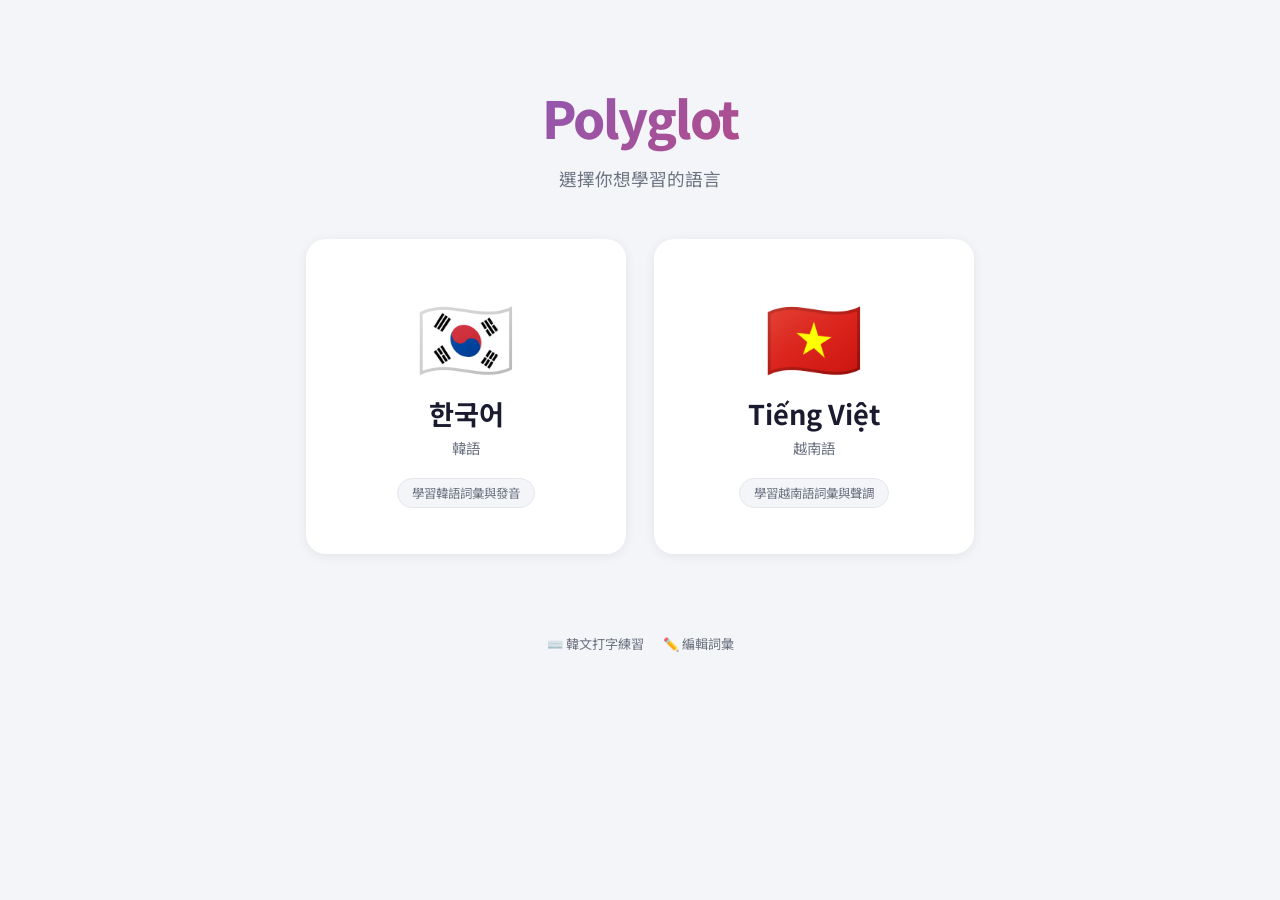
<file: index.html>
<!DOCTYPE html>
<html lang="zh-TW">
<head>
  <meta charset="UTF-8">
  <meta name="viewport" content="width=device-width, initial-scale=1.0">
  <title>Polyglot — 語言學習</title>
  <link rel="preconnect" href="https://fonts.googleapis.com">
  <link href="https://fonts.googleapis.com/css2?family=Noto+Sans+TC:wght@400;500;700;800&family=Noto+Sans+KR:wght@400;500;700&family=Noto+Sans:wght@400;500;700&display=swap" rel="stylesheet">
  <link rel="stylesheet" href="css/main.css">
  <style>
    .home-footer {
      text-align: center;
      padding: 0 20px 32px;
      font-size: 0.8rem;
      color: var(--border);
    }
    .lang-card .learn-count {
      font-size: 0.75rem;
      color: var(--muted);
      margin-top: 6px;
    }
  </style>
</head>
<body>
  <header class="home-header">
    <h1>Polyglot</h1>
    <p>選擇你想學習的語言</p>
  </header>

  <main class="lang-grid">
    <a href="app.html?lang=ko" class="lang-card korean">
      <div class="lang-flag">🇰🇷</div>
      <div class="lang-native">한국어</div>
      <div class="lang-zh">韓語</div>
      <span class="lang-pill">學習韓語詞彙與發音</span>
    </a>
    <a href="app.html?lang=vi" class="lang-card vietnamese">
      <div class="lang-flag">🇻🇳</div>
      <div class="lang-native">Tiếng Việt</div>
      <div class="lang-zh">越南語</div>
      <span class="lang-pill">學習越南語詞彙與聲調</span>
    </a>
  </main>

  <footer class="home-footer">
    <a href="typing.html" style="color: var(--muted); font-size: 0.82rem; text-decoration: none; margin-right: 16px;">⌨️ 韓文打字練習</a>
    <a href="editor.html" style="color: var(--muted); font-size: 0.82rem; text-decoration: none;">✏️ 編輯詞彙</a>
  </footer>

  <div id="toast"></div>
</body>
</html>
</file>
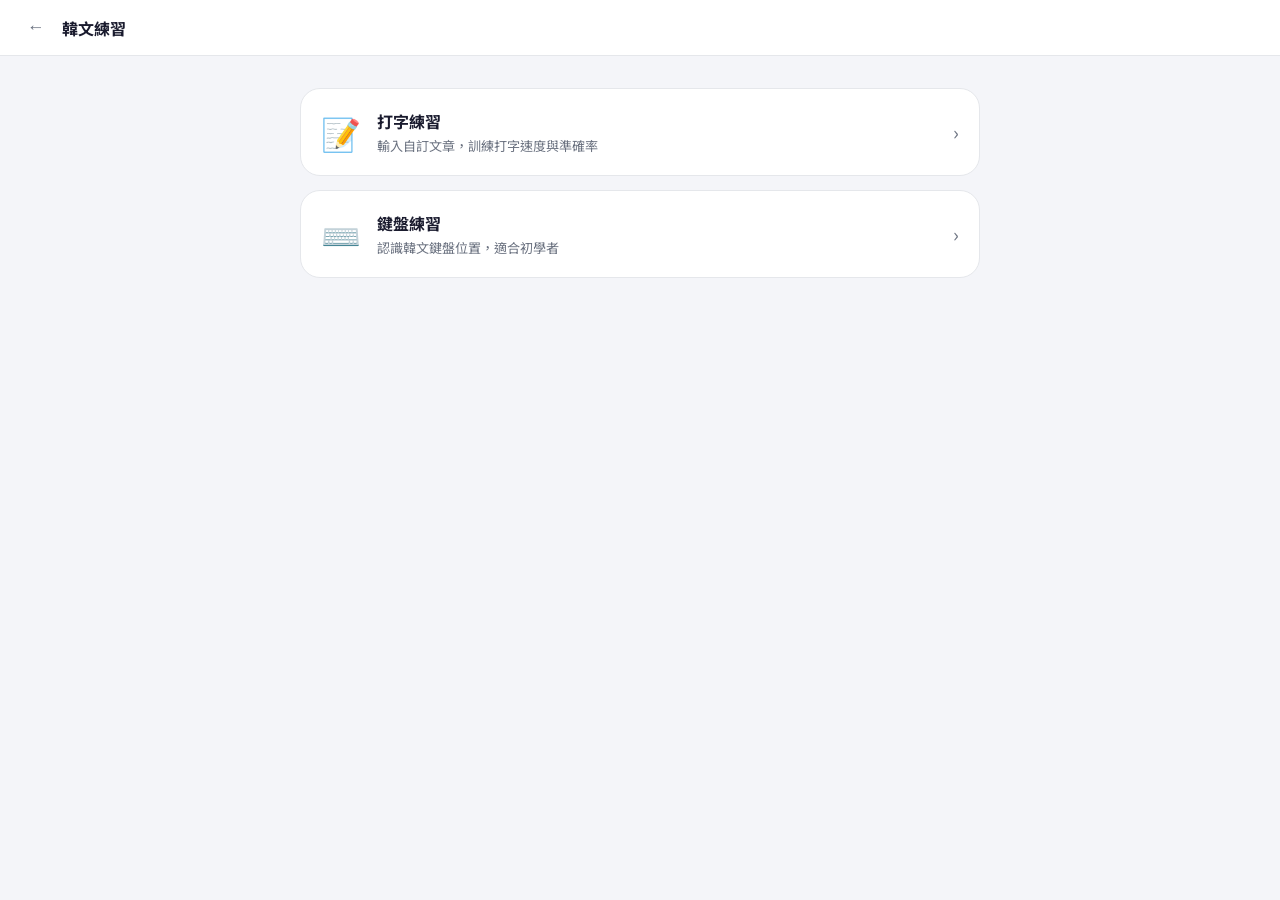
<file: typing.html>
<!DOCTYPE html>
<html lang="zh-TW">
<head>
  <meta charset="UTF-8">
  <meta name="viewport" content="width=device-width, initial-scale=1.0">
  <title>韓文練習 — Polyglot</title>
  <link rel="preconnect" href="https://fonts.googleapis.com">
  <link href="https://fonts.googleapis.com/css2?family=Nanum+Gothic+Coding:wght@400;700&family=Noto+Sans+TC:wght@400;500;700;800&family=Noto+Sans+KR:wght@400;500;700&family=Noto+Sans:wght@400;500;700&display=swap" rel="stylesheet">
  <link rel="stylesheet" href="css/main.css">
  <style>
    /* ── Mode home ──────────────────────────────────── */
    .mode-cards { display: flex; flex-direction: column; gap: 14px; padding: 8px 0; }
    .mode-card {
      display: flex; align-items: center; gap: 16px; padding: 20px;
      background: var(--surface); border: 1.5px solid var(--border);
      border-radius: var(--radius); cursor: pointer; text-align: left;
      width: 100%; font-family: inherit;
      transition: border-color 0.15s, box-shadow 0.15s;
    }
    .mode-card:hover { border-color: var(--primary); box-shadow: 0 0 0 3px rgba(99,102,241,0.1); }
    .mode-icon { font-size: 2rem; line-height: 1; flex-shrink: 0; }
    .mode-info { flex: 1; }
    .mode-title { font-size: 1rem; font-weight: 700; color: var(--text); }
    .mode-desc { font-size: 0.82rem; color: var(--muted); margin-top: 3px; }
    .mode-arrow { color: var(--muted); font-size: 1.2rem; }

    /* ── Prepare page ───────────────────────────────── */
    .prepare-body { display: flex; flex-direction: column; gap: 24px; padding: 8px 0; }
    .typing-select {
      width: 100%; padding: 12px 14px; font-family: inherit;
      font-size: 0.95rem; border: 1.5px solid var(--border);
      border-radius: var(--radius-sm); background: var(--surface);
      color: var(--text); outline: none; cursor: pointer; transition: border-color 0.15s;
    }
    .typing-select:focus { border-color: var(--primary); }
    .prepare-actions { display: flex; gap: 10px; flex-wrap: wrap; }
    .prepare-actions .btn { flex: 1; min-width: 120px; justify-content: center; }

    /* ── Course list ────────────────────────────────── */
    .course-list { display: flex; flex-direction: column; gap: 8px; margin-bottom: 20px; }
    .course-card {
      display: flex; align-items: center; gap: 14px; padding: 13px 16px;
      border: 1.5px solid var(--border); border-radius: var(--radius-sm);
      background: var(--surface); cursor: pointer; transition: border-color 0.15s;
    }
    .course-card:hover { border-color: var(--primary); }
    .course-card.selected { border-color: var(--primary); background: rgba(99,102,241,0.06); }
    .course-card-dot {
      width: 18px; height: 18px; border-radius: 50%;
      border: 2px solid var(--border); flex-shrink: 0;
      display: flex; align-items: center; justify-content: center;
      transition: border-color 0.15s, background 0.15s;
    }
    .course-card.selected .course-card-dot { border-color: var(--primary); background: var(--primary); }
    .course-card.selected .course-card-dot::after { content: ''; width: 6px; height: 6px; border-radius: 50%; background: white; }
    .course-card-body { flex: 1; min-width: 0; }
    .course-card-name { font-size: 0.9rem; font-weight: 700; color: var(--text); }
    .course-card-keys { font-size: 0.72rem; color: var(--muted); margin-top: 1px; font-family: monospace; letter-spacing: 0.04em; }
    .course-card-pool { font-size: 1rem; color: var(--text); font-family: 'Noto Sans KR', sans-serif; margin-top: 5px; letter-spacing: 0.08em; }
    .course-card-count { font-size: 0.72rem; color: var(--muted); flex-shrink: 0; }

    /* ── KB prepare ─────────────────────────────────── */
    .kb-prepare-section { margin-bottom: 22px; }
    .kb-prepare-label {
      font-size: 0.8rem; font-weight: 600; color: var(--muted);
      text-transform: uppercase; letter-spacing: 0.06em; margin-bottom: 10px;
    }
    .kb-option-group { display: flex; gap: 8px; flex-wrap: wrap; }
    .kb-option { flex: 1; min-width: 80px; }
    .kb-option input[type="radio"] { display: none; }
    .kb-option label {
      display: block; text-align: center; padding: 10px 16px;
      border: 1.5px solid var(--border); border-radius: var(--radius-sm);
      cursor: pointer; font-size: 0.9rem; font-weight: 500;
      color: var(--text); background: var(--surface);
      transition: border-color 0.15s, background 0.15s; user-select: none;
    }
    .kb-option input:checked + label {
      border-color: var(--primary); background: rgba(99,102,241,0.08);
      color: var(--primary); font-weight: 700;
    }
    .kb-option label:hover { border-color: var(--primary); }
    .kb-option-sub { font-size: 0.72rem; color: var(--muted); margin-top: 2px; display: block; }

    /* ── Practice toolbar ───────────────────────────── */
    .practice-toolbar {
      display: flex; align-items: center; gap: 16px;
      padding: 10px 20px; background: var(--surface);
      border-bottom: 1.5px solid var(--border);
      position: sticky; top: 0; z-index: 10;
    }
    .practice-stat { display: flex; flex-direction: column; align-items: center; min-width: 56px; }
    .stat-val { font-size: 1.1rem; font-weight: 700; color: var(--text); font-variant-numeric: tabular-nums; line-height: 1.1; }
    .stat-lbl { font-size: 0.65rem; color: var(--muted); margin-top: 2px; }
    .practice-controls { display: flex; gap: 6px; margin-left: auto; align-items: center; }
    #blind-btn.active { background: var(--primary); color: white; border-color: var(--primary); }

    /* ── Typing display ─────────────────────────────── */
    .practice-content {
      flex: 1; display: flex; flex-direction: column; align-items: center;
      padding: 28px 20px 20px;
    }
    #typing-display {
      width: 100%; max-width: 640px; height: 132px; overflow: hidden;
      scroll-behavior: smooth;
      font-family: 'Nanum Gothic Coding', 'Noto Sans KR', monospace;
      font-size: 1.2rem; line-height: 44px; letter-spacing: 0.01em;
      color: var(--muted); background: var(--bg);
      border: 1.5px solid var(--border); border-radius: var(--radius-sm);
      padding: 0 20px; box-sizing: border-box; cursor: text;
      word-break: keep-all; white-space: pre-wrap;
    }
    #typing-display:focus-within { border-color: var(--primary); }
    .syl { display: inline; }
    .syl-correct { color: var(--primary); }
    .syl-wrong { color: var(--red); background: rgba(239,68,68,0.12); border-radius: 3px; }
    .syl-current { background: var(--text); color: var(--surface); border-radius: 3px; }
    .syl-composing { background: var(--border); color: var(--text); border-radius: 3px; border-bottom: 2px solid var(--primary); }
    .syl-pending { color: var(--muted); }
    .syl-blind { color: transparent; user-select: none; }
    #typing-input { position: fixed; top: -9999px; left: -9999px; width: 1px; height: 1px; opacity: 0; }
    .practice-hint { margin-top: 10px; font-size: 0.75rem; color: var(--muted); text-align: center; max-width: 640px; }
    #pg-practice { height: 100%; }

    /* ── Results ────────────────────────────────────── */
    .results-grid { display: grid; grid-template-columns: 1fr 1fr; gap: 12px; margin-bottom: 24px; }
    .result-card { background: var(--surface); border: 1.5px solid var(--border); border-radius: var(--radius-sm); padding: 18px 14px; text-align: center; }
    .result-val { font-size: 2rem; font-weight: 800; color: var(--primary); line-height: 1.1; font-variant-numeric: tabular-nums; }
    .result-lbl { font-size: 0.75rem; color: var(--muted); margin-top: 4px; }
    .results-actions { display: flex; gap: 10px; flex-wrap: wrap; }
    .results-actions .btn { flex: 1; min-width: 120px; justify-content: center; }

    /* ── Manage texts modal ─────────────────────────── */
    .text-list-item {
      display: flex; align-items: center; gap: 10px;
      padding: 10px 12px; border: 1.5px solid var(--border);
      border-radius: var(--radius-sm); margin-bottom: 8px; background: var(--surface);
    }
    .text-list-item.current { border-color: var(--primary); }
    .text-list-info { flex: 1; min-width: 0; }
    .text-list-name { font-weight: 600; font-size: 0.9rem; white-space: nowrap; overflow: hidden; text-overflow: ellipsis; }
    .text-list-preview { font-size: 0.75rem; color: var(--muted); white-space: nowrap; overflow: hidden; text-overflow: ellipsis; }
    .text-list-actions { display: flex; gap: 4px; flex-shrink: 0; }
    .texts-divider { border: none; border-top: 1.5px solid var(--border); margin: 14px 0; }

    /* ── KB practice page ───────────────────────────── */
    #pg-keyboard { height: 100%; }
    .kb-toolbar {
      display: flex; align-items: center; gap: 12px;
      padding: 10px 20px; background: var(--surface);
      border-bottom: 1.5px solid var(--border); position: sticky; top: 0; z-index: 10;
    }
    .kb-toolbar-label { font-size: 0.82rem; font-weight: 600; color: var(--muted); }
    .kb-progress { font-size: 0.9rem; font-weight: 600; color: var(--text); font-variant-numeric: tabular-nums; }
    .kb-content {
      flex: 1; display: flex; flex-direction: column; align-items: center;
      padding: 20px 16px 24px; gap: 14px; overflow-y: auto;
    }

    /* ── Sequence display ───────────────────────────── */
    .kb-seq-wrap {
      width: 100%; max-width: 680px; padding: 14px 18px;
      background: var(--bg); border: 1.5px solid var(--border);
      border-radius: var(--radius-sm); box-sizing: border-box;
    }
    .kb-seq-display { display: flex; flex-wrap: wrap; gap: 4px; justify-content: center; }
    .kb-syl {
      display: inline-flex; align-items: center; justify-content: center;
      width: 40px; height: 46px; font-size: 1.55rem; font-weight: 700;
      font-family: 'Noto Sans KR', sans-serif; border-radius: 5px;
    }
    .kb-syl-done    { color: var(--primary); }
    .kb-syl-current { background: var(--text); color: var(--surface); }
    .kb-syl-wrong   { color: var(--red); background: rgba(239,68,68,0.12); }
    .kb-syl-pending { color: var(--muted); }

    /* ── KB lower section (shift hint + keyboard) ───── */
    .kb-lower {
      margin-top: auto; width: 100%;
      display: flex; flex-direction: column; align-items: center; gap: 10px;
    }
    #kb-shift-indicator {
      display: inline-block; font-size: 0.82rem; font-weight: 600;
      color: var(--primary); background: rgba(99,102,241,0.1);
      border: 1px solid rgba(99,102,241,0.3); border-radius: 4px;
      padding: 3px 10px; visibility: hidden;
    }
    #kb-shift-indicator.visible { visibility: visible; }

    /* ── Virtual keyboard ───────────────────────────── */
    .vk-wrap { width: 100%; overflow-x: auto; padding: 0 4px; }
    .vk-keyboard {
      display: flex; flex-direction: column; gap: 6px;
      align-items: center; user-select: none; margin: 0 auto; width: max-content;
    }
    .vk-row { display: flex; gap: 6px; }
    .vk-key {
      display: flex; flex-direction: column; align-items: center; justify-content: center;
      width: 58px; height: 58px; border: 1.5px solid var(--border);
      border-radius: 8px; background: var(--surface); cursor: default;
      position: relative; transition: border-color 0.1s, background 0.1s, box-shadow 0.1s;
      flex-shrink: 0;
    }
    .vk-base { font-size: 1.25rem; font-weight: 700; color: var(--text); line-height: 1; font-family: 'Noto Sans KR', sans-serif; }
    .vk-shift-label { font-size: 0.65rem; color: var(--muted); position: absolute; top: 4px; left: 5px; font-family: 'Noto Sans KR', sans-serif; line-height: 1; }
    .vk-eng { font-size: 0.55rem; color: var(--border); position: absolute; bottom: 3px; right: 5px; font-family: monospace; }
    .vk-shift-key { width: 80px; font-size: 0.75rem; font-weight: 600; color: var(--muted); letter-spacing: 0.02em; }
    .vk-key.kb-target { border-color: var(--primary); background: rgba(99,102,241,0.1); box-shadow: 0 0 0 2px rgba(99,102,241,0.2); }
    .vk-key.kb-target .vk-base { color: var(--primary); }
    .vk-key.kb-hint { border-color: #22c55e; background: rgba(34,197,94,0.1); }
    .vk-key.kb-hint .vk-base { color: #16a34a; }
    .vk-key.kb-wrong { animation: kb-flash 0.38s ease forwards; }
    @keyframes kb-flash {
      0%   { background: rgba(239,68,68,0.4); border-color: var(--red); }
      100% { background: var(--surface); border-color: var(--border); }
    }

    /* ── KB results ─────────────────────────────────── */
    .kb-results-top { text-align: center; margin-bottom: 20px; }
    .kb-accuracy-val { font-size: 3.5rem; font-weight: 800; color: var(--primary); line-height: 1; font-variant-numeric: tabular-nums; }
    .kb-accuracy-lbl { font-size: 0.8rem; color: var(--muted); margin-top: 6px; }
    .kb-count-summary { font-size: 0.82rem; color: var(--muted); text-align: center; margin-bottom: 20px; }
    .kb-error-title { font-size: 0.8rem; font-weight: 600; color: var(--muted); text-transform: uppercase; letter-spacing: 0.06em; margin-bottom: 10px; }
    .kb-error-list { margin-bottom: 24px; }
    .kb-error-item {
      display: flex; align-items: center; gap: 12px; padding: 9px 14px;
      border: 1.5px solid var(--border); border-radius: var(--radius-sm);
      background: var(--surface); margin-bottom: 6px;
    }
    .kb-error-char { font-size: 1.5rem; font-weight: 800; color: var(--red); font-family: 'Noto Sans KR', sans-serif; line-height: 1; min-width: 32px; text-align: center; }
    .kb-error-info { flex: 1; }
    .kb-error-wrong { font-size: 0.85rem; font-weight: 600; color: var(--text); }
    .kb-error-key { font-size: 0.75rem; color: var(--muted); margin-top: 1px; }
  </style>
</head>
<body>

  <!-- ── Page: Home ────────────────────────────────── -->
  <div class="page active" id="pg-home">
    <div class="topbar">
      <button class="topbar-back" onclick="location.href='index.html'">←</button>
      <span class="topbar-title">韓文練習</span>
    </div>
    <div class="page-content">
      <div class="mode-cards">
        <button class="mode-card" onclick="goToDrillPrepare()">
          <div class="mode-icon">📝</div>
          <div class="mode-info">
            <div class="mode-title">打字練習</div>
            <div class="mode-desc">輸入自訂文章，訓練打字速度與準確率</div>
          </div>
          <div class="mode-arrow">›</div>
        </button>
        <button class="mode-card" onclick="initKbPrepare()">
          <div class="mode-icon">⌨️</div>
          <div class="mode-info">
            <div class="mode-title">鍵盤練習</div>
            <div class="mode-desc">認識韓文鍵盤位置，適合初學者</div>
          </div>
          <div class="mode-arrow">›</div>
        </button>
      </div>
    </div>
  </div>

  <!-- ── Page: Drill Prepare ───────────────────────── -->
  <div class="page" id="pg-drill-prepare">
    <div class="topbar">
      <button class="topbar-back" onclick="showPage('pg-home')">←</button>
      <span class="topbar-title">打字練習</span>
    </div>
    <div class="page-content">
      <div class="prepare-body">
        <div>
          <div class="section-header" style="margin-bottom:10px">
            <span class="section-title">選擇練習文章</span>
          </div>
          <select id="text-select" class="typing-select"></select>
        </div>
        <div class="prepare-actions">
          <button class="btn btn-ghost" onclick="openManageTexts()">管理文章</button>
          <button class="btn btn-primary" id="start-btn" onclick="startPractice()">開始練習 →</button>
        </div>
        <div id="prepare-empty" class="empty-state" style="display:none">
          <div class="empty-icon">⌨️</div>
          <p>還沒有文章<br>點擊「管理文章」新增韓文內容</p>
        </div>
      </div>
    </div>
  </div>

  <!-- ── Page: Practice ───────────────────────────── -->
  <div class="page" id="pg-practice">
    <div class="practice-toolbar">
      <div class="practice-stat">
        <span class="stat-val" id="timer-display">00:00</span>
        <span class="stat-lbl">時間</span>
      </div>
      <div class="practice-stat">
        <span class="stat-val" id="wpm-display">0</span>
        <span class="stat-lbl">WPM</span>
      </div>
      <div class="practice-controls">
        <button class="btn btn-ghost btn-sm" id="blind-btn" onclick="toggleBlindMode()" title="石潛模式：隱藏未打的字">石潛</button>
        <button class="btn btn-ghost btn-sm" onclick="restartPractice()" title="重新開始">↺ 重練</button>
        <button class="btn btn-ghost btn-sm" onclick="finishPractice()" title="結束練習">結束</button>
      </div>
    </div>
    <div class="practice-content">
      <div id="typing-display" onclick="focusInput()"></div>
      <div class="practice-hint">點擊文字區域開始打字 · Backspace 清除錯誤</div>
    </div>
    <textarea id="typing-input"
      autocomplete="off" autocorrect="off" autocapitalize="off"
      spellcheck="false" aria-hidden="true"></textarea>
  </div>

  <!-- ── Page: Drill Results ───────────────────────── -->
  <div class="page" id="pg-results">
    <div class="topbar">
      <button class="topbar-back" onclick="backToPrepare()">←</button>
      <span class="topbar-title">練習結果</span>
    </div>
    <div class="page-content">
      <div class="results-grid">
        <div class="result-card">
          <div class="result-val" id="res-wpm">0</div>
          <div class="result-lbl">WPM</div>
        </div>
        <div class="result-card">
          <div class="result-val" id="res-accuracy">100%</div>
          <div class="result-lbl">正確率</div>
        </div>
        <div class="result-card">
          <div class="result-val" id="res-time">00:00</div>
          <div class="result-lbl">時間</div>
        </div>
        <div class="result-card">
          <div class="result-val" id="res-errors">0</div>
          <div class="result-lbl">錯誤音節</div>
        </div>
      </div>
      <div class="results-actions">
        <button class="btn btn-ghost" onclick="backToPrepare()">← 更換文章</button>
        <button class="btn btn-primary" onclick="restartPractice()">↺ 再練一次</button>
      </div>
    </div>
  </div>

  <!-- ── Page: KB Prepare ─────────────────────────── -->
  <div class="page" id="pg-kb-prepare">
    <div class="topbar">
      <button class="topbar-back" onclick="showPage('pg-home')">←</button>
      <span class="topbar-title">鍵盤練習</span>
    </div>
    <div class="page-content">
      <div class="kb-prepare-section">
        <div class="kb-prepare-label">選擇課程</div>
        <div class="course-list" id="course-list"></div>
      </div>
      <div class="kb-prepare-section">
        <div class="kb-prepare-label">每字重複</div>
        <div class="kb-option-group">
          <div class="kb-option">
            <input type="radio" name="kb-reps" id="kbr-3" value="3" checked>
            <label for="kbr-3">×3<span class="kb-option-sub">快速暖身</span></label>
          </div>
          <div class="kb-option">
            <input type="radio" name="kb-reps" id="kbr-5" value="5">
            <label for="kbr-5">×5<span class="kb-option-sub">標準練習</span></label>
          </div>
          <div class="kb-option">
            <input type="radio" name="kb-reps" id="kbr-10" value="10">
            <label for="kbr-10">×10<span class="kb-option-sub">深度訓練</span></label>
          </div>
        </div>
      </div>
      <button class="btn btn-primary" style="width:100%" onclick="startKbPractice()">開始練習 →</button>
    </div>
  </div>

  <!-- ── Page: Keyboard Practice ─────────────────── -->
  <div class="page" id="pg-keyboard">
    <div class="kb-toolbar">
      <span class="kb-toolbar-label" id="kb-course-label"></span>
      <span class="kb-progress" id="kb-progress">1 / 27</span>
      <div style="margin-left:auto">
        <button class="btn btn-ghost btn-sm" onclick="endKbEarly()">結束</button>
      </div>
    </div>
    <div class="kb-content">
      <div class="kb-seq-wrap">
        <div class="kb-seq-display" id="kb-seq-display"></div>
      </div>
      <div class="kb-lower">
        <span id="kb-shift-indicator">⇧ Shift</span>
        <div class="vk-wrap">
          <div class="vk-keyboard" id="vk-keyboard"></div>
        </div>
      </div>
    </div>
  </div>

  <!-- ── Page: KB Results ─────────────────────────── -->
  <div class="page" id="pg-kb-results">
    <div class="topbar">
      <button class="topbar-back" onclick="showPage('pg-home')">←</button>
      <span class="topbar-title">鍵盤練習結果</span>
    </div>
    <div class="page-content">
      <div class="kb-results-top">
        <div class="kb-accuracy-val" id="kb-res-accuracy">0%</div>
        <div class="kb-accuracy-lbl">首次正確率</div>
      </div>
      <div class="kb-count-summary" id="kb-count-summary"></div>
      <div class="kb-error-title">錯誤最多的字母</div>
      <div class="kb-error-list" id="kb-error-list"></div>
      <div class="results-actions">
        <button class="btn btn-ghost" onclick="initKbPrepare()">← 重新設定</button>
        <button class="btn btn-primary" onclick="retryKbPractice()">↺ 再練一次</button>
      </div>
    </div>
  </div>

  <!-- ── Modal: Manage Texts ───────────────────────── -->
  <div class="modal-overlay" id="manage-texts-modal">
    <div class="modal" style="max-width:520px">
      <h3>管理文章</h3>
      <div id="texts-list"></div>
      <hr class="texts-divider">
      <div class="form-field">
        <label class="form-label">文章名稱</label>
        <input class="form-input" id="new-text-name" type="text" placeholder="例如：打招呼對話">
      </div>
      <div class="form-field">
        <label class="form-label">韓文內容（貼入）</label>
        <textarea class="batch-textarea" id="new-text-body"
          placeholder="貼入韓文句子或段落…" style="min-height:100px"></textarea>
      </div>
      <div class="modal-actions">
        <button class="btn btn-ghost" onclick="closeManageTexts()">關閉</button>
        <button class="btn btn-primary" onclick="addNewText()">新增文章</button>
      </div>
    </div>
  </div>

  <div id="toast"></div>
  <script src="js/typing.js"></script>
</body>
</html>
</file>
<file: css/main.css>
:root {
  --primary: #5B6CF6;
  --primary-dk: #4455e6;
  --primary-lt: #eef0ff;
  --surface: #ffffff;
  --bg: #f4f5f9;
  --text: #1a1b2e;
  --muted: #6b7280;
  --border: #e5e7eb;
  --radius: 20px;
  --radius-sm: 12px;
  --shadow: 0 2px 12px rgba(0,0,0,0.07);
  --shadow-lg: 0 8px 32px rgba(0,0,0,0.13);
  --green: #22c55e;
  --red: #ef4444;
  --yellow: #f59e0b;
}

.lang-ko { --primary: #5B6CF6; --primary-dk: #4455e6; --primary-lt: #eef0ff; }
.lang-vi { --primary: #E63946; --primary-dk: #cc2d3a; --primary-lt: #fef0f1; }

*, *::before, *::after { box-sizing: border-box; margin: 0; padding: 0; }

body {
  font-family: 'Noto Sans TC', 'Noto Sans KR', 'Noto Sans', sans-serif;
  background: var(--bg);
  color: var(--text);
  min-height: 100vh;
  -webkit-font-smoothing: antialiased;
}

/* ── Home ─────────────────────────────── */
.home-header {
  text-align: center;
  padding: 80px 24px 40px;
}
.home-header h1 {
  font-size: 3.2rem;
  font-weight: 800;
  letter-spacing: -2px;
  background: linear-gradient(135deg, #5B6CF6 0%, #E63946 100%);
  -webkit-background-clip: text;
  -webkit-text-fill-color: transparent;
  background-clip: text;
}
.home-header p {
  margin-top: 12px;
  color: var(--muted);
  font-size: 1.1rem;
}

.lang-grid {
  display: grid;
  grid-template-columns: repeat(auto-fit, minmax(260px, 320px));
  gap: 28px;
  justify-content: center;
  padding: 8px 40px 80px;
  max-width: 780px;
  margin: 0 auto;
}

.lang-card {
  display: flex;
  flex-direction: column;
  align-items: center;
  background: var(--surface);
  border-radius: var(--radius);
  padding: 52px 32px 44px;
  text-decoration: none;
  color: var(--text);
  box-shadow: var(--shadow);
  border: 2px solid transparent;
  transition: transform 0.2s ease, box-shadow 0.2s ease, border-color 0.2s ease;
}
.lang-card:hover { transform: translateY(-6px); box-shadow: var(--shadow-lg); }
.lang-card.korean:hover  { border-color: #5B6CF6; }
.lang-card.vietnamese:hover { border-color: #E63946; }

.lang-flag { font-size: 5rem; margin-bottom: 20px; line-height: 1; }
.lang-native { font-size: 1.7rem; font-weight: 700; margin-bottom: 4px; }
.lang-zh { font-size: 0.9rem; color: var(--muted); margin-bottom: 20px; }
.lang-pill {
  font-size: 0.78rem;
  background: var(--bg);
  border-radius: 99px;
  padding: 5px 14px;
  color: var(--muted);
  border: 1px solid var(--border);
}

/* ── Buttons ──────────────────────────── */
.btn {
  display: inline-flex;
  align-items: center;
  justify-content: center;
  gap: 6px;
  border: none;
  border-radius: var(--radius-sm);
  padding: 10px 20px;
  font-size: 0.95rem;
  font-family: inherit;
  font-weight: 600;
  cursor: pointer;
  transition: background 0.15s, transform 0.1s, opacity 0.15s;
  white-space: nowrap;
}
.btn:active { transform: scale(0.97); }
.btn-primary { background: var(--primary); color: #fff; }
.btn-primary:hover { background: var(--primary-dk); }
.btn-ghost { background: transparent; color: var(--muted); border: 1.5px solid var(--border); }
.btn-ghost:hover { background: var(--bg); color: var(--text); }
.btn-danger { background: var(--red); color: #fff; }
.btn-danger:hover { background: #dc2626; }
.btn-sm { padding: 6px 14px; font-size: 0.82rem; border-radius: 9px; }
.btn-lg { padding: 14px 32px; font-size: 1.05rem; border-radius: var(--radius); }
.btn-icon { width: 36px; height: 36px; padding: 0; border-radius: 9px; font-size: 1rem; flex-shrink: 0; }

/* ── Page system ──────────────────────── */
.page { display: none; flex-direction: column; min-height: 100vh; }
.page.active { display: flex; }

/* ── Topbar ───────────────────────────── */
.topbar {
  position: sticky; top: 0; z-index: 100;
  background: var(--surface);
  border-bottom: 1px solid var(--border);
  display: flex; align-items: center; gap: 10px;
  padding: 0 20px; height: 56px; flex-shrink: 0;
}
.topbar-back {
  background: none; border: none;
  font-size: 1.1rem; cursor: pointer;
  color: var(--muted); padding: 7px;
  border-radius: 9px; display: flex; align-items: center;
  transition: background 0.15s, color 0.15s;
}
.topbar-back:hover { background: var(--bg); color: var(--text); }
.topbar-title { font-size: 1rem; font-weight: 700; flex: 1; }
.topbar-actions { display: flex; align-items: center; gap: 8px; }
.topbar-badge {
  font-size: 0.75rem;
  background: var(--primary-lt);
  color: var(--primary);
  padding: 3px 10px;
  border-radius: 99px;
  font-weight: 600;
}

/* ── Page content ─────────────────────── */
.page-content {
  flex: 1; padding: 24px 20px;
  max-width: 720px; margin: 0 auto; width: 100%;
}

/* ── Section header ───────────────────── */
.section-header {
  display: flex; align-items: center;
  justify-content: space-between; margin-bottom: 16px;
}
.section-title { font-size: 1.05rem; font-weight: 700; }

/* ── List items ───────────────────────── */
.item-list { display: flex; flex-direction: column; gap: 10px; }

.list-item {
  display: flex; align-items: center;
  background: var(--surface); border-radius: var(--radius-sm);
  padding: 14px 18px; cursor: pointer;
  border: 1.5px solid transparent;
  transition: border-color 0.15s, box-shadow 0.15s, transform 0.1s;
  gap: 14px;
}
.list-item:hover { border-color: var(--primary); box-shadow: var(--shadow); }
.list-item:active { transform: scale(0.99); }
.list-item-icon {
  width: 44px; height: 44px; border-radius: 12px;
  background: var(--primary-lt); color: var(--primary);
  display: flex; align-items: center; justify-content: center;
  font-size: 1.3rem; flex-shrink: 0;
}
.list-item-body { flex: 1; min-width: 0; }
.list-item-title { font-size: 0.98rem; font-weight: 600; }
.list-item-sub { font-size: 0.8rem; color: var(--muted); margin-top: 2px; }
.list-item-right { display: flex; align-items: center; gap: 8px; flex-shrink: 0; }

/* ── Stars ────────────────────────────── */
.stars { display: flex; gap: 2px; }
.star { font-size: 0.8rem; color: var(--border); }
.star.lit { color: var(--yellow); }

/* ── Progress bar ─────────────────────── */
.progress-bar { height: 5px; background: var(--border); border-radius: 99px; overflow: hidden; }
.progress-fill { height: 100%; background: var(--primary); border-radius: 99px; transition: width 0.4s ease; }

/* ── Empty state ──────────────────────── */
.empty-state { text-align: center; padding: 64px 24px; color: var(--muted); }
.empty-state .empty-icon { font-size: 3rem; margin-bottom: 16px; }
.empty-state p { font-size: 0.92rem; line-height: 1.6; }

/* ── Modal ────────────────────────────── */
.modal-overlay {
  position: fixed; inset: 0; background: rgba(0,0,0,0.45);
  display: flex; align-items: center; justify-content: center;
  z-index: 1000; padding: 20px;
  opacity: 0; pointer-events: none; transition: opacity 0.2s;
}
.modal-overlay.open { opacity: 1; pointer-events: auto; }
.modal {
  background: var(--surface); border-radius: var(--radius);
  padding: 28px; width: 100%; max-width: 420px;
  transform: scale(0.93) translateY(8px);
  transition: transform 0.25s ease;
}
.modal-overlay.open .modal { transform: scale(1) translateY(0); }
.modal h3 { font-size: 1.1rem; font-weight: 700; margin-bottom: 20px; }
.modal-actions { display: flex; justify-content: flex-end; gap: 10px; margin-top: 24px; }

/* ── Form ─────────────────────────────── */
.form-field { margin-bottom: 16px; }
.form-label { display: block; font-size: 0.82rem; font-weight: 600; margin-bottom: 6px; color: var(--muted); text-transform: uppercase; letter-spacing: 0.03em; }
.form-input {
  width: 100%; padding: 10px 14px;
  border: 1.5px solid var(--border); border-radius: var(--radius-sm);
  font-size: 0.95rem; font-family: inherit;
  background: var(--bg); color: var(--text);
  transition: border-color 0.15s, background 0.15s; outline: none;
}
.form-input:focus { border-color: var(--primary); background: var(--surface); }
.form-input::placeholder { color: var(--border); }

/* ── Toast ────────────────────────────── */
#toast {
  position: fixed; bottom: 28px; left: 50%;
  transform: translateX(-50%) translateY(80px);
  background: #1a1b2e; color: #fff;
  padding: 11px 22px; border-radius: 99px;
  font-size: 0.88rem; font-weight: 500;
  z-index: 2000; opacity: 0;
  transition: transform 0.3s ease, opacity 0.3s ease;
  pointer-events: none; white-space: nowrap;
}
#toast.show { transform: translateX(-50%) translateY(0); opacity: 1; }

/* ── Card ─────────────────────────────── */
.card {
  background: var(--surface); border-radius: var(--radius);
  box-shadow: var(--shadow); padding: 24px;
}
</file>
